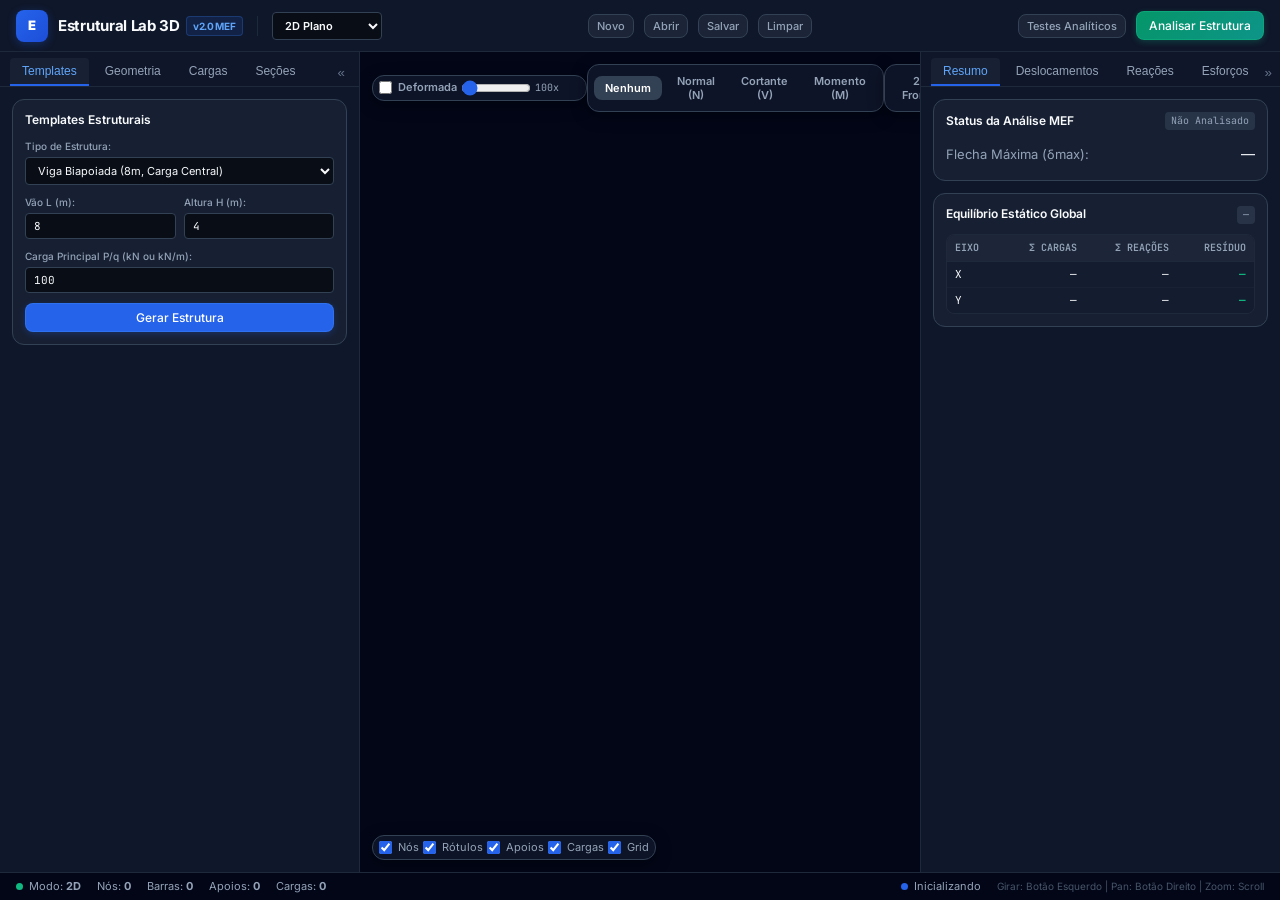
<file: index.html>
<!DOCTYPE html>
<html lang="pt-BR">
<head>
  <meta charset="UTF-8">
  <meta name="viewport" content="width=device-width, initial-scale=1.0">
  <title>Estrutural Lab 3D — Análise Estrutural Interativa</title>

  <!-- Tipografia Google Fonts -->
  <link rel="preconnect" href="https://fonts.googleapis.com">
  <link rel="preconnect" href="https://fonts.gstatic.com" crossorigin>
  <link href="https://fonts.googleapis.com/css2?family=Inter:wght@400;500;600;700;800&family=JetBrains+Mono:wght@400;500;600;700&display=swap" rel="stylesheet">

  <!-- Estilos Modulares Estruturais -->
  <link rel="stylesheet" href="./css/main.css">
  <link rel="stylesheet" href="./css/layout.css">
  <link rel="stylesheet" href="./css/panels.css">
  <link rel="stylesheet" href="./css/forms.css">
  <link rel="stylesheet" href="./css/visualization.css">

  <!-- Importmap para dependências ES Modules (Three.js e Addons) -->
  <script type="importmap">
  {
    "imports": {
      "three": "https://esm.sh/three@0.160.0",
      "three/addons/": "https://esm.sh/three@0.160.0/examples/jsm/"
    }
  }
  </script>
</head>
<body>

  <div id="app-container">

    <!-- =====================================================================
         BARRA SUPERIOR (TOOLBAR)
         ===================================================================== -->
    <header id="app-header">
      <div class="header-left">
        <div class="brand-badge">E</div>
        <div class="brand-title">
          <span>Estrutural Lab 3D</span>
          <span class="brand-tag">v2.0 MEF</span>
        </div>

        <div class="header-divider"></div>

        <!-- Seletor 2D / 3D -->
        <select id="select-dimension-mode" class="form-control" style="width: 110px; font-weight: 600;">
          <option value="2D">2D Plano</option>
          <option value="3D">3D Espacial</option>
        </select>
      </div>

      <!-- Ações de Arquivo e Projeto -->
      <div class="header-center">
        <button id="btn-new-model" class="btn btn-secondary btn-sm" title="Criar novo modelo vazio">Novo</button>
        <button id="btn-open-model" class="btn btn-secondary btn-sm" title="Abrir modelo salvo em JSON">Abrir</button>
        <button id="btn-save-model" class="btn btn-secondary btn-sm" title="Exportar modelo para arquivo JSON">Salvar</button>
        <button id="btn-clear-results" class="btn btn-secondary btn-sm" title="Limpar resultados da análise">Limpar</button>
      </div>

      <!-- Validação e Solução MEF -->
      <div class="header-right">
        <button id="btn-run-tests" class="btn btn-secondary btn-sm" title="Abrir testes de validação analítica teórica">
          Testes Analíticos
        </button>
        <button id="btn-analyze-model" class="btn btn-success" title="Executar resolução estática linear por elementos finitos">
          Analisar Estrutura
        </button>
      </div>
    </header>

    <!-- =====================================================================
         CORPO PRINCIPAL (3 COLUNAS)
         ===================================================================== -->
    <main id="app-main">

      <!-- 1. PAINEL ESQUERDO (MODELAGEM E ENTRADAS) -->
      <aside id="left-panel" class="sidebar-panel left-panel">
        <div class="panel-tab-bar">
          <nav class="tab-nav">
            <button class="tab-btn active" data-tab="tab-templates">Templates</button>
            <button class="tab-btn" data-tab="tab-geometry">Geometria</button>
            <button class="tab-btn" data-tab="tab-loads">Cargas</button>
            <button class="tab-btn" data-tab="tab-materials">Seções</button>
          </nav>
          <button id="btn-collapse-left" class="panel-collapse-btn" title="Recolher painel">&laquo;</button>
        </div>

        <!-- Faixa quando recolhido -->
        <div class="collapsed-strip">
          <button id="btn-expand-left" class="panel-collapse-btn" title="Expandir painel">&raquo;</button>
          <div class="vertical-title">Modelagem</div>
        </div>

        <!-- Conteúdo das Abas da Esquerda -->
        <div class="panel-content">

          <!-- ABA 1: TEMPLATES PARAMÉTRICOS -->
          <div id="tab-templates" class="tab-pane active">
            <div class="panel-card">
              <div class="panel-card-header">
                <span class="panel-card-title">Templates Estruturais</span>
              </div>
              <div class="form-group">
                <label class="form-label">Tipo de Estrutura:</label>
                <select id="select-template" class="form-control">
                  <option value="simply-supported">Viga Biapoiada (8m, Carga Central)</option>
                  <option value="cantilever">Viga em Balanço (4m, Carga na Ponta)</option>
                  <option value="continuous">Viga Contínua (3 Vãos com Carga Distribuída)</option>
                  <option value="frame-simple">Pórtico Simples (Vento + Gravidade)</option>
                  <option value="frame-multibay">Pórtico Multivãos (2 Vãos, 1 Pavimento)</option>
                  <option value="building">Edifício Reticulado (2 Vãos, 3 Pavimentos)</option>
                </select>
              </div>

              <div class="form-grid-2">
                <div class="form-group">
                  <label class="form-label">Vão L (m):</label>
                  <input type="number" id="tmpl-span" class="form-control" value="8" step="0.5" min="1">
                </div>
                <div class="form-group">
                  <label class="form-label">Altura H (m):</label>
                  <input type="number" id="tmpl-height" class="form-control" value="4" step="0.5" min="1">
                </div>
              </div>

              <div class="form-group">
                <label class="form-label">Carga Principal P/q (kN ou kN/m):</label>
                <input type="number" id="tmpl-load" class="form-control" value="100" step="10">
              </div>

              <button id="btn-apply-template" class="btn btn-primary btn-block">Gerar Estrutura</button>
            </div>
          </div>

          <!-- ABA 2: GEOMETRIA (NÓS, BARRAS E APOIOS) -->
          <div id="tab-geometry" class="tab-pane">

            <!-- Card: Nós -->
            <div class="panel-card">
              <div class="panel-card-header">
                <span class="panel-card-title">Nós da Estrutura</span>
                <span id="badge-node-count" class="panel-card-badge">0</span>
              </div>
              <div class="form-grid-4">
                <input type="text" id="input-node-id" class="form-control" placeholder="ID" value="n3">
                <input type="number" id="input-node-x" class="form-control" placeholder="X" value="0" step="0.5">
                <input type="number" id="input-node-y" class="form-control" placeholder="Y" value="0" step="0.5">
                <input type="number" id="input-node-z" class="form-control" placeholder="Z" value="0" step="0.5">
              </div>
              <button id="btn-add-node" class="btn btn-secondary btn-sm btn-block">Adicionar Nó</button>
              <div id="list-nodes" class="item-list"></div>
            </div>

            <!-- Card: Barras (Elementos) -->
            <div class="panel-card">
              <div class="panel-card-header">
                <span class="panel-card-title">Elementos de Barra</span>
                <span id="badge-elem-count" class="panel-card-badge">0</span>
              </div>
              <div class="form-grid-3">
                <input type="text" id="input-elem-id" class="form-control" placeholder="ID" value="e2">
                <select id="select-elem-n1" class="form-control"></select>
                <select id="select-elem-n2" class="form-control"></select>
              </div>
              <div class="form-grid-2">
                <select id="select-elem-mat" class="form-control"></select>
                <select id="select-elem-sec" class="form-control"></select>
              </div>
              <button id="btn-add-element" class="btn btn-secondary btn-sm btn-block">Criar Barra</button>
              <div id="list-elements" class="item-list"></div>
            </div>

            <!-- Card: Condições de Apoio -->
            <div class="panel-card">
              <div class="panel-card-header">
                <span class="panel-card-title">Vínculos e Apoios</span>
              </div>
              <div class="form-group">
                <label class="form-label">Selecionar Nó:</label>
                <select id="select-support-node" class="form-control"></select>
              </div>
              <div class="form-grid-3">
                <button id="btn-sup-pinned" class="btn btn-secondary btn-sm" style="color:#34d399;">Articulado</button>
                <button id="btn-sup-roller" class="btn btn-secondary btn-sm" style="color:#60a5fa;">Móvel</button>
                <button id="btn-sup-fixed" class="btn btn-secondary btn-sm" style="color:#fbbf24;">Engaste</button>
              </div>
              <div class="dof-grid">
                <div class="dof-item"><input type="checkbox" id="cb-sup-ux"><span>Ux</span></div>
                <div class="dof-item"><input type="checkbox" id="cb-sup-uy"><span>Uy</span></div>
                <div class="dof-item"><input type="checkbox" id="cb-sup-uz"><span>Uz</span></div>
                <div class="dof-item"><input type="checkbox" id="cb-sup-rx"><span>Rx</span></div>
                <div class="dof-item"><input type="checkbox" id="cb-sup-ry"><span>Ry</span></div>
                <div class="dof-item"><input type="checkbox" id="cb-sup-rz"><span>Rz</span></div>
              </div>
              <button id="btn-sup-remove" class="btn btn-danger btn-sm btn-block">Remover Apoio do Nó</button>
            </div>

          </div>

          <!-- ABA 3: CARGAS -->
          <div id="tab-loads" class="tab-pane">
            <!-- Carga Concentrada / Momento -->
            <div class="panel-card">
              <div class="panel-card-header">
                <span class="panel-card-title">Carga Concentrada Nodal</span>
              </div>
              <div class="form-group">
                <label class="form-label">Nó de Aplicação:</label>
                <select id="select-load-node" class="form-control"></select>
              </div>
              <div class="form-grid-3">
                <div class="form-group"><label class="form-label">Fx (kN):</label><input type="number" id="input-load-fx" class="form-control" value="0" step="5"></div>
                <div class="form-group"><label class="form-label">Fy (kN):</label><input type="number" id="input-load-fy" class="form-control" value="-50" step="5"></div>
                <div class="form-group"><label class="form-label">Fz (kN):</label><input type="number" id="input-load-fz" class="form-control" value="0" step="5"></div>
              </div>
              <div class="form-group">
                <label class="form-label">Momento Mz (kNm):</label>
                <input type="number" id="input-load-mz" class="form-control" value="0" step="5">
              </div>
              <button id="btn-add-point-load" class="btn btn-secondary btn-sm btn-block">Aplicar Força Concentrada</button>
            </div>

            <!-- Carga Distribuída -->
            <div class="panel-card">
              <div class="panel-card-header">
                <span class="panel-card-title">Carga Distribuída em Barra</span>
              </div>
              <div class="form-group">
                <label class="form-label">Barra:</label>
                <select id="select-load-elem" class="form-control"></select>
              </div>
              <div class="form-grid-3">
                <div class="form-group">
                  <label class="form-label">Direção:</label>
                  <select id="select-load-dist-dir" class="form-control">
                    <option value="y">Vertical (Y)</option>
                    <option value="x">Axial (X)</option>
                    <option value="z">Transversal (Z)</option>
                  </select>
                </div>
                <div class="form-group"><label class="form-label">q0 (kN/m):</label><input type="number" id="input-load-q0" class="form-control" value="-20" step="5"></div>
                <div class="form-group"><label class="form-label">q1 (kN/m):</label><input type="number" id="input-load-q1" class="form-control" value="-20" step="5"></div>
              </div>
              <button id="btn-add-dist-load" class="btn btn-secondary btn-sm btn-block">Aplicar Carga Distribuída</button>
            </div>

            <!-- Lista de Cargas Ativas -->
            <div class="panel-card">
              <div class="panel-card-header">
                <span class="panel-card-title">Cargas Ativas</span>
                <span id="badge-load-count" class="panel-card-badge">0</span>
              </div>
              <div id="list-loads" class="item-list"></div>
            </div>
          </div>

          <!-- ABA 4: SEÇÕES E MATERIAIS -->
          <div id="tab-materials" class="tab-pane">
            <div class="panel-card">
              <div class="panel-card-header">
                <span class="panel-card-title">Calculadora de Seção Retangular</span>
              </div>
              <div class="form-grid-2">
                <div class="form-group"><label class="form-label">Largura b (cm):</label><input type="number" id="input-sec-b" class="form-control" value="20" min="1" step="1"></div>
                <div class="form-group"><label class="form-label">Altura h (cm):</label><input type="number" id="input-sec-h" class="form-control" value="40" min="1" step="1"></div>
              </div>
              <div class="form-group">
                <label class="form-label">Nome da Seção:</label>
                <input type="text" id="input-sec-name" class="form-control" value="Viga 20x40 cm">
              </div>

              <!-- Pré-visualização de Propriedades Geométricas -->
              <div style="background-color:rgba(9,13,22,0.6); padding:8px; border-radius:4px; font-size:11px; display:flex; flex-direction:column; gap:4px; font-family:var(--font-mono);">
                <div style="display:flex; justify-content:space-between;"><span style="color:var(--text-muted);">Área (A):</span><span id="sec-preview-area" class="accent-val">0.080 m²</span></div>
                <div style="display:flex; justify-content:space-between;"><span style="color:var(--text-muted);">Inércia Iz:</span><span id="sec-preview-iz" class="moment-val">0.001067 m⁴</span></div>
                <div style="display:flex; justify-content:space-between;"><span style="color:var(--text-muted);">Inércia Iy:</span><span id="sec-preview-iy">0.000267 m⁴</span></div>
                <div style="display:flex; justify-content:space-between;"><span style="color:var(--text-muted);">Torção J:</span><span id="sec-preview-j">0.000850 m⁴</span></div>
              </div>

              <button id="btn-create-section" class="btn btn-secondary btn-sm btn-block">Cadastrar Nova Seção</button>
            </div>
          </div>

        </div>
      </aside>

      <!-- 2. VIEWPORT 3D CENTRAL -->
      <section id="viewport-container">
        <canvas id="canvas3d"></canvas>

        <!-- Barra Superior Flutuante do Viewport (Deformada, Diagramas e Câmera) -->
        <div class="viewport-overlay viewport-overlay-top">
          <div class="overlay-pill-group">
            <label class="checkbox-label" style="font-size:11px; font-weight:600;">
              <input type="checkbox" id="cb-show-deformed">
              <span>Deformada</span>
            </label>
            <input type="range" id="range-deform-scale" class="range-slider" min="1" max="5000" value="100" style="width: 70px;">
            <span id="label-deform-scale" style="font-size:10px; font-family:var(--font-mono); color:var(--text-secondary); width:45px;">100x</span>
          </div>

          <!-- Seletor de Diagramas N, V, M -->
          <div class="overlay-pill-group">
            <button class="overlay-btn active" data-diag="none">Nenhum</button>
            <button class="overlay-btn btn-diag-n" data-diag="N">Normal (N)</button>
            <button class="overlay-btn btn-diag-v" data-diag="V">Cortante (V)</button>
            <button class="overlay-btn btn-diag-m" data-diag="M">Momento (M)</button>
          </div>

          <!-- Presets de Câmera -->
          <div class="overlay-pill-group">
            <button id="btn-cam-2d" class="overlay-btn" title="Vista frontal no plano XY">2D Frontal</button>
            <button id="btn-cam-3d" class="overlay-btn" title="Perspectiva isométrica 3D">3D Iso</button>
            <button id="btn-cam-reset" class="overlay-btn" title="Resetar enquadramento da câmera">Reset</button>
          </div>
        </div>

        <!-- Barra Inferior Flutuante (Camadas) -->
        <div class="viewport-overlay viewport-overlay-bottom">
          <div class="overlay-pill-group">
            <label class="checkbox-label"><input type="checkbox" id="cb-layer-nodes" checked><span>Nós</span></label>
            <label class="checkbox-label"><input type="checkbox" id="cb-layer-labels" checked><span>Rótulos</span></label>
            <label class="checkbox-label"><input type="checkbox" id="cb-layer-supports" checked><span>Apoios</span></label>
            <label class="checkbox-label"><input type="checkbox" id="cb-layer-loads" checked><span>Cargas</span></label>
            <label class="checkbox-label"><input type="checkbox" id="cb-layer-grid" checked><span>Grid</span></label>
          </div>
        </div>
      </section>

      <!-- 3. PAINEL DIREITO (RESULTADOS E INSPEÇÃO MEF) -->
      <aside id="right-panel" class="sidebar-panel right-panel">
        <div class="panel-tab-bar">
          <nav class="tab-nav">
            <button class="tab-btn active" data-tab="tab-summary">Resumo</button>
            <button class="tab-btn" data-tab="tab-displacements">Deslocamentos</button>
            <button class="tab-btn" data-tab="tab-reactions">Reações</button>
            <button class="tab-btn" data-tab="tab-forces">Esforços</button>
          </nav>
          <button id="btn-collapse-right" class="panel-collapse-btn" title="Recolher painel">&raquo;</button>
        </div>

        <!-- Faixa quando recolhido -->
        <div class="collapsed-strip">
          <button id="btn-expand-right" class="panel-collapse-btn" title="Expandir painel">&laquo;</button>
          <div class="vertical-title">Resultados</div>
        </div>

        <div class="panel-content">

          <!-- ABA 1: RESUMO GLOBAL E EQUILÍBRIO -->
          <div id="tab-summary" class="tab-pane active">
            <div class="panel-card">
              <div class="panel-card-header">
                <span class="panel-card-title">Status da Análise MEF</span>
                <span id="res-status-badge" class="panel-card-badge">Não Analisado</span>
              </div>
              <div style="display:flex; justify-content:space-between; align-items:center; padding:4px 0;">
                <span style="color:var(--text-secondary);">Flecha Máxima (δmax):</span>
                <span id="res-max-displacement" class="accent-val" style="font-size:14px;">—</span>
              </div>
            </div>

            <!-- Equilíbrio Estático Global -->
            <div class="panel-card">
              <div class="panel-card-header">
                <span class="panel-card-title">Equilíbrio Estático Global</span>
                <span id="eq-status-badge" class="panel-card-badge">—</span>
              </div>
              <div class="table-container">
                <table class="data-table">
                  <thead>
                    <tr><th>Eixo</th><th class="text-right">Σ Cargas</th><th class="text-right">Σ Reações</th><th class="text-right">Resíduo</th></tr>
                  </thead>
                  <tbody>
                    <tr><td>X</td><td id="eq-fext-x" class="text-right">—</td><td id="eq-rx" class="text-right">—</td><td id="eq-diff-x" class="text-right accent-val">—</td></tr>
                    <tr><td>Y</td><td id="eq-fext-y" class="text-right">—</td><td id="eq-ry" class="text-right">—</td><td id="eq-diff-y" class="text-right accent-val">—</td></tr>
                  </tbody>
                </table>
              </div>
            </div>
          </div>

          <!-- ABA 2: DESLOCAMENTOS NODAIS -->
          <div id="tab-displacements" class="tab-pane">
            <div class="table-container">
              <table class="data-table">
                <thead>
                  <tr><th>Nó</th><th class="text-right">Ux (mm)</th><th class="text-right">Uy (mm)</th><th class="text-right">Rz (mrad)</th></tr>
                </thead>
                <tbody id="tbody-displacements">
                  <tr><td colspan="4" style="text-align:center; color:var(--text-muted);">Execute a análise para visualizar.</td></tr>
                </tbody>
              </table>
            </div>
          </div>

          <!-- ABA 3: REAÇÕES DE APOIO -->
          <div id="tab-reactions" class="tab-pane">
            <div class="table-container">
              <table class="data-table">
                <thead>
                  <tr><th>Apoio</th><th class="text-right">Rx (kN)</th><th class="text-right">Ry (kN)</th><th class="text-right">Mz (kNm)</th></tr>
                </thead>
                <tbody id="tbody-reactions">
                  <tr><td colspan="4" style="text-align:center; color:var(--text-muted);">Execute a análise para visualizar.</td></tr>
                </tbody>
              </table>
            </div>
          </div>

          <!-- ABA 4: ESFORÇOS INTERNOS EM BARRAS -->
          <div id="tab-forces" class="tab-pane">
            <div class="form-group">
              <label class="form-label">Selecionar Barra para Inspeção:</label>
              <select id="select-results-element" class="form-control"></select>
            </div>

            <!-- Cards de Pico -->
            <div class="form-grid-3">
              <div class="panel-card" style="padding:8px; text-align:center;">
                <span style="font-size:10px; color:var(--diagram-n); font-weight:700;">|N| Máx</span>
                <span id="card-force-n" style="font-size:12px; font-weight:700; font-family:var(--font-mono);">—</span>
              </div>
              <div class="panel-card" style="padding:8px; text-align:center;">
                <span style="font-size:10px; color:var(--diagram-v); font-weight:700;">|V| Máx</span>
                <span id="card-force-v" style="font-size:12px; font-weight:700; font-family:var(--font-mono);">—</span>
              </div>
              <div class="panel-card" style="padding:8px; text-align:center;">
                <span style="font-size:10px; color:var(--diagram-m); font-weight:700;">|M| Máx</span>
                <span id="card-force-m" style="font-size:12px; font-weight:700; font-family:var(--font-mono);">—</span>
              </div>
            </div>

            <!-- Tabela Discretizada ao Longo de X -->
            <div class="table-container" style="max-height: 280px; overflow-y:auto;">
              <table class="data-table">
                <thead>
                  <tr><th>x (m)</th><th class="text-right">N (kN)</th><th class="text-right">V (kN)</th><th class="text-right">M (kNm)</th></tr>
                </thead>
                <tbody id="tbody-element-forces">
                  <tr><td colspan="4" style="text-align:center; color:var(--text-muted);">Selecione uma barra.</td></tr>
                </tbody>
              </table>
            </div>
          </div>

        </div>
      </aside>

    </main>

    <!-- =====================================================================
         RODAPÉ / BARRA DE STATUS
         ===================================================================== -->
    <footer id="app-footer">
      <div class="status-group">
        <div class="status-item"><span class="status-dot active"></span><span>Modo: <strong id="status-dimension">2D</strong></span></div>
        <div class="status-item"><span>Nós: <strong id="status-nodes-count">0</strong></span></div>
        <div class="status-item"><span>Barras: <strong id="status-elements-count">0</strong></span></div>
        <div class="status-item"><span>Apoios: <strong id="status-supports-count">0</strong></span></div>
        <div class="status-item"><span>Cargas: <strong id="status-loads-count">0</strong></span></div>
      </div>

      <div class="status-group">
        <div class="status-item"><span id="status-analysis-dot" class="status-dot"></span><span id="status-analysis-state">Inicializando</span></div>
        <div class="status-item" style="color:var(--text-dim); font-size:10px;">Girar: Botão Esquerdo | Pan: Botão Direito | Zoom: Scroll</div>
      </div>
    </footer>

  </div>

  <!-- =====================================================================
       MODAIS E OVERLAYS
       ===================================================================== -->

  <!-- Modal de Validação Teórica (Benchmarks) -->
  <div id="modal-tests" class="modal-backdrop">
    <div class="modal-dialog">
      <div class="modal-header">
        <div class="modal-title">
          <span>🔬</span>
          <span>Benchmarks de Validação Analítica Teórica</span>
        </div>
        <button id="btn-close-tests" class="modal-close-btn">&times;</button>
      </div>
      <div class="modal-body">
        <p style="color:var(--text-secondary); font-size:12px;">
          Comparativo direto das soluções numéricas do motor MEF com soluções analíticas fechadas da Resistência dos Materiais e Teoria das Estruturas.
        </p>

        <div class="table-container">
          <table class="data-table">
            <thead>
              <tr>
                <th>Caso / Grandeza</th>
                <th>Fórmula Analítica</th>
                <th class="text-right">Teórico</th>
                <th class="text-right">MEF Numérico</th>
                <th class="text-right">Erro</th>
                <th class="text-right">Status</th>
              </tr>
            </thead>
            <tbody id="tbody-benchmarks"></tbody>
          </table>
        </div>
      </div>
      <div class="modal-footer">
        <button id="btn-run-all-benchmarks" class="btn btn-primary btn-sm">Reexecutar Benchmarks</button>
      </div>
    </div>
  </div>

  <!-- Modal de Confirmação de Novo Modelo -->
  <div id="modal-new-confirm" class="modal-backdrop">
    <div class="modal-dialog" style="max-width: 420px;">
      <div class="modal-header">
        <div class="modal-title">Iniciar Novo Modelo</div>
      </div>
      <div class="modal-body">
        <p style="color:var(--text-secondary); font-size:12px;">
          Deseja realmente iniciar um novo modelo limpo? Todas as alterações não exportadas serão perdidas.
        </p>
      </div>
      <div class="modal-footer">
        <button id="btn-cancel-new" class="btn btn-secondary btn-sm">Cancelar</button>
        <button id="btn-confirm-new" class="btn btn-danger btn-sm">Confirmar e Limpar</button>
      </div>
    </div>
  </div>

  <!-- Input oculto para importação de JSON -->
  <input type="file" id="input-file-model" accept=".json" style="display:none;">

  <!-- Contêiner Flutuante de Toasts -->
  <div id="toast-container"></div>

  <!-- Ponto de Entrada JavaScript Modular (ES Module) -->
  <script type="module" src="./src/main.js"></script>

</body>
</html>
</file>
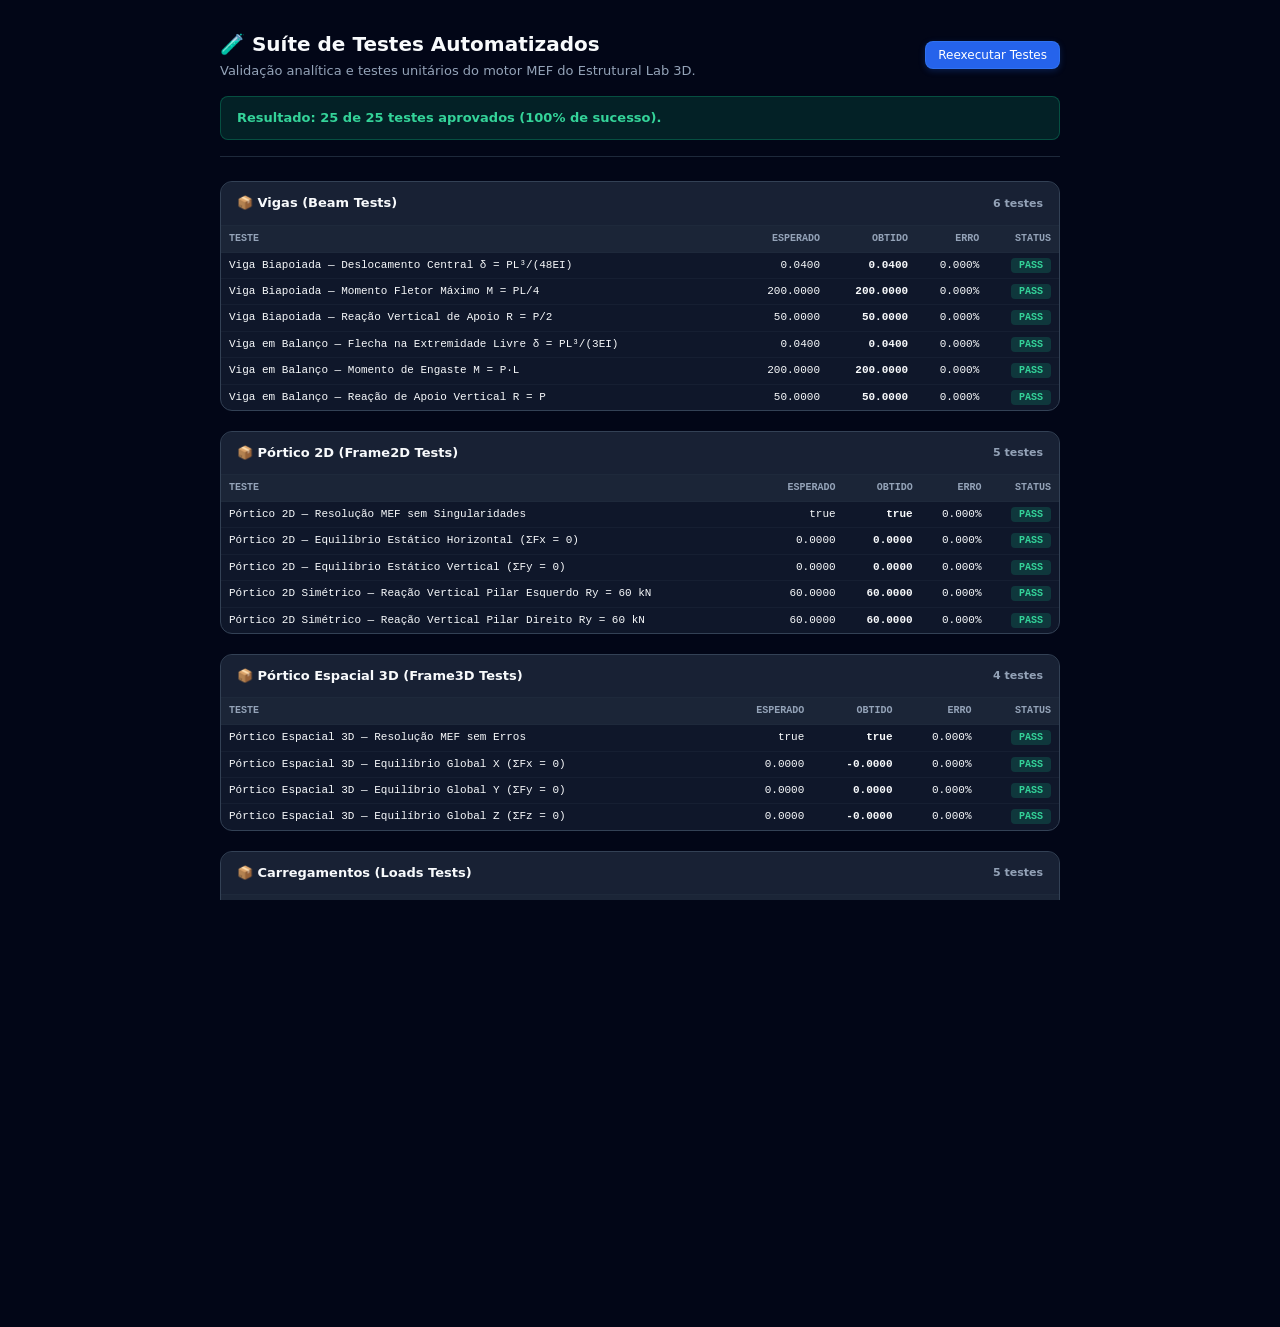
<file: tests/index.html>
<!DOCTYPE html>
<html lang="pt-BR">
<head>
  <meta charset="UTF-8">
  <title>Test Runner — Estrutural Lab 3D</title>
  <link rel="stylesheet" href="../css/main.css">
  <link rel="stylesheet" href="../css/panels.css">
  <link rel="stylesheet" href="../css/forms.css">
  <style>
    body {
      padding: 30px;
      overflow-y: auto;
      max-width: 900px;
      margin: 0 auto;
    }
    .header-box {
      margin-bottom: 24px;
      padding-bottom: 16px;
      border-bottom: 1px solid var(--border-subtle);
    }
    .suite-card {
      margin-bottom: 20px;
      border: 1px solid var(--border-card);
      border-radius: var(--radius-lg);
      background-color: var(--bg-surface);
      overflow: hidden;
    }
    .suite-header {
      padding: 12px 16px;
      background-color: rgba(30, 41, 59, 0.6);
      font-weight: 700;
      display: flex;
      justify-content: space-between;
      align-items: center;
      border-bottom: 1px solid var(--border-subtle);
    }
  </style>
</head>
<body>

  <div class="header-box">
    <div style="display:flex; justify-content:space-between; align-items:center;">
      <div>
        <h1 style="font-size: 20px; font-weight: 800; color: var(--text-primary);">🧪 Suíte de Testes Automatizados</h1>
        <p style="color: var(--text-secondary); font-size: 13px; margin-top: 4px;">Validação analítica e testes unitários do motor MEF do Estrutural Lab 3D.</p>
      </div>
      <button id="btn-rerun" class="btn btn-primary">Reexecutar Testes</button>
    </div>
    <div id="summary-banner" style="margin-top: 16px; padding: 12px 16px; border-radius: 8px; font-weight: 600;"></div>
  </div>

  <div id="suites-container"></div>

  <script type="module">
    import { runAllSuites } from './runTests.js';

    function execute() {
      const summary = runAllSuites();
      const container = document.getElementById('suites-container');
      const banner = document.getElementById('summary-banner');

      banner.style.backgroundColor = summary.allPassed ? 'rgba(16, 185, 129, 0.15)' : 'rgba(239, 68, 68, 0.15)';
      banner.style.color = summary.allPassed ? '#34d399' : '#f87171';
      banner.style.border = summary.allPassed ? '1px solid rgba(16, 185, 129, 0.3)' : '1px solid rgba(239, 68, 68, 0.3)';
      banner.textContent = `Resultado: ${summary.totalPassed} de ${summary.totalTests} testes aprovados (100% de sucesso).`;

      container.innerHTML = '';

      summary.suites.forEach(suite => {
        const card = document.createElement('div');
        card.className = 'suite-card';

        let rowsHtml = '';
        suite.results.forEach(res => {
          rowsHtml += `
            <tr>
              <td style="font-weight:500;">${res.testName}</td>
              <td class="text-right" style="font-family:var(--font-mono); font-size:11px;">${typeof res.expected === 'number' ? res.expected.toFixed(4) : res.expected}</td>
              <td class="text-right" style="font-family:var(--font-mono); font-size:11px; font-weight:700;">${typeof res.actual === 'number' ? res.actual.toFixed(4) : res.actual}</td>
              <td class="text-right" style="font-family:var(--font-mono); font-size:11px;">${res.errorPct.toFixed(3)}%</td>
              <td class="text-right">
                <span class="badge" style="padding:2px 8px; border-radius:4px; font-size:10px; font-weight:700; background:${res.passed ? 'rgba(16,185,129,0.2)' : 'rgba(239,68,68,0.2)'}; color:${res.passed ? '#34d399' : '#f87171'};">
                  ${res.passed ? 'PASS' : 'FAIL'}
                </span>
              </td>
            </tr>
          `;
        });

        card.innerHTML = `
          <div class="suite-header">
            <span>📦 ${suite.suite}</span>
            <span style="font-size:11px; color:var(--text-secondary);">${suite.results.length} testes</span>
          </div>
          <table class="data-table" style="width:100%;">
            <thead>
              <tr>
                <th>Teste</th>
                <th class="text-right">Esperado</th>
                <th class="text-right">Obtido</th>
                <th class="text-right">Erro</th>
                <th class="text-right">Status</th>
              </tr>
            </thead>
            <tbody>${rowsHtml}</tbody>
          </table>
        `;

        container.appendChild(card);
      });
    }

    document.getElementById('btn-rerun').addEventListener('click', execute);
    execute();
  </script>
</body>
</html>
</file>
<file: css/main.css>
/* ==========================================================================
   css/main.css — Estilos Globais, Reset e Variáveis de Tema (Dark Slate)
   Estrutural Lab 3D
   ========================================================================== */

:root {
  /* Paleta de Cores Principais (Slate Dark) */
  --bg-app: #020617;          /* slate-950 */
  --bg-surface: #0f172a;      /* slate-900 */
  --bg-panel: #1e293b;        /* slate-800 */
  --bg-card: #182234;         /* slate-850 */
  --bg-input: #090d16;        /* slate-950 deep */
  --bg-hover: #334155;        /* slate-700 */

  /* Bordas */
  --border-subtle: #1e293b;   /* slate-800 */
  --border-card: #334155;     /* slate-700 */
  --border-focus: #3b82f6;    /* blue-500 */

  /* Textos */
  --text-primary: #f8fafc;    /* slate-50 */
  --text-secondary: #94a3b8;  /* slate-400 */
  --text-muted: #64748b;      /* slate-500 */
  --text-dim: #475569;        /* slate-600 */

  /* Cores de Destaque e Acentos Estruturais */
  --accent-primary: #2563eb;  /* blue-600 */
  --accent-primary-hover: #3b82f6;
  --accent-success: #10b981;  /* emerald-500 */
  --accent-warning: #f59e0b;  /* amber-500 */
  --accent-danger: #ef4444;   /* red-500 */
  --accent-purple: #8b5cf6;   /* purple-500 */
  --accent-teal: #14b8a6;     /* teal-500 */

  /* Cores dos Diagramas Estruturais */
  --diagram-n: #38bdf8;       /* azul sky - Normal */
  --diagram-v: #34d399;       /* verde esmeralda - Cortante */
  --diagram-m: #fbbf24;       /* amarelo âmbar - Momento */

  /* Tipografia */
  --font-sans: 'Inter', system-ui, -apple-system, BlinkMacSystemFont, 'Segoe UI', Roboto, sans-serif;
  --font-mono: 'JetBrains Mono', 'Fira Code', 'Consolas', monospace;

  /* Dimensões */
  --header-height: 52px;
  --footer-height: 28px;
  --panel-width: 360px;
  --panel-collapsed-width: 40px;
  --radius-sm: 4px;
  --radius-md: 8px;
  --radius-lg: 12px;
}

/* Reset básico */
*, *::before, *::after {
  box-sizing: border-box;
  margin: 0;
  padding: 0;
}

html, body {
  width: 100%;
  height: 100%;
  overflow: hidden;
  background-color: var(--bg-app);
  color: var(--text-primary);
  font-family: var(--font-sans);
  font-size: 13px;
  line-height: 1.4;
  -webkit-font-smoothing: antialiased;
  -moz-osx-font-smoothing: grayscale;
  user-select: none;
}

/* Scrollbars customizadas */
::-webkit-scrollbar {
  width: 6px;
  height: 6px;
}

::-webkit-scrollbar-track {
  background: var(--bg-input);
}

::-webkit-scrollbar-thumb {
  background: var(--bg-panel);
  border-radius: 3px;
}

::-webkit-scrollbar-thumb:hover {
  background: var(--bg-hover);
}

/* Seleção de texto */
::selection {
  background: var(--accent-primary);
  color: #ffffff;
}

/* Animações utilitárias */
@keyframes spin {
  to { transform: rotate(360deg); }
}

.animate-spin {
  animation: spin 1s linear infinite;
}

@keyframes fadeIn {
  from { opacity: 0; transform: translateY(4px); }
  to { opacity: 1; transform: translateY(0); }
}

.fade-in {
  animation: fadeIn 0.15s ease-out forwards;
}
</file>
<file: css/layout.css>
/* ==========================================================================
   css/layout.css — Layout Geral da Aplicação (Header, 3 Colunas, Footer)
   Estrutural Lab 3D
   ========================================================================== */

#app-container {
  display: flex;
  flex-direction: column;
  width: 100vw;
  height: 100vh;
  overflow: hidden;
  background-color: var(--bg-app);
}

/* Header / Toolbar Superior */
#app-header {
  height: var(--header-height);
  background-color: var(--bg-surface);
  border-bottom: 1px solid var(--border-subtle);
  display: flex;
  align-items: center;
  justify-content: space-between;
  padding: 0 16px;
  z-index: 30;
  flex-shrink: 0;
}

.header-left, .header-center, .header-right {
  display: flex;
  align-items: center;
  gap: 10px;
}

.brand-badge {
  width: 32px;
  height: 32px;
  border-radius: var(--radius-md);
  background: linear-gradient(135deg, var(--accent-primary), #1d4ed8);
  display: flex;
  align-items: center;
  justify-content: center;
  font-weight: 900;
  color: #ffffff;
  box-shadow: 0 2px 8px rgba(37, 99, 235, 0.3);
}

.brand-title {
  font-size: 15px;
  font-weight: 700;
  letter-spacing: -0.02em;
  color: var(--text-primary);
  display: flex;
  align-items: center;
  gap: 6px;
}

.brand-tag {
  font-size: 10px;
  font-weight: 700;
  padding: 2px 6px;
  border-radius: var(--radius-sm);
  background-color: rgba(37, 99, 235, 0.15);
  color: #60a5fa;
  border: 1px solid rgba(59, 130, 246, 0.25);
}

.header-divider {
  width: 1px;
  height: 20px;
  background-color: var(--border-subtle);
  margin: 0 4px;
}

/* Corpo Principal (Três Colunas) */
#app-main {
  flex: 1;
  display: flex;
  position: relative;
  overflow: hidden;
}

/* Painéis Laterais */
.sidebar-panel {
  width: var(--panel-width);
  min-width: 320px;
  max-width: 420px;
  background-color: var(--bg-surface);
  display: flex;
  flex-direction: column;
  z-index: 20;
  transition: width 0.2s ease, min-width 0.2s ease;
  overflow: hidden;
}

.sidebar-panel.left-panel {
  border-right: 1px solid var(--border-subtle);
}

.sidebar-panel.right-panel {
  border-left: 1px solid var(--border-subtle);
}

.sidebar-panel.collapsed {
  width: var(--panel-collapsed-width);
  min-width: var(--panel-collapsed-width);
}

/* Viewport 3D Central */
#viewport-container {
  flex: 1;
  position: relative;
  background-color: var(--bg-app);
  overflow: hidden;
}

#canvas3d {
  width: 100%;
  height: 100%;
  display: block;
}

/* Footer / Barra de Status */
#app-footer {
  height: var(--footer-height);
  background-color: var(--bg-app);
  border-top: 1px solid var(--border-subtle);
  display: flex;
  align-items: center;
  justify-content: space-between;
  padding: 0 16px;
  font-size: 11px;
  color: var(--text-secondary);
  flex-shrink: 0;
  z-index: 30;
}

.status-group {
  display: flex;
  align-items: center;
  gap: 16px;
}

.status-item {
  display: flex;
  align-items: center;
  gap: 6px;
}

.status-dot {
  width: 7px;
  height: 7px;
  border-radius: 50%;
  background-color: var(--accent-primary);
}

.status-dot.active {
  background-color: var(--accent-success);
}
</file>
<file: css/panels.css>
/* ==========================================================================
   css/panels.css — Painéis Laterais, Abas, Cards e Tabelas de Dados
   Estrutural Lab 3D
   ========================================================================== */

/* Barra de Abas do Painel */
.panel-tab-bar {
  display: flex;
  align-items: center;
  justify-content: space-between;
  border-bottom: 1px solid var(--border-subtle);
  background-color: rgba(15, 23, 42, 0.95);
  padding: 6px 10px 0 10px;
  flex-shrink: 0;
}

.tab-nav {
  display: flex;
  gap: 4px;
}

.tab-btn {
  padding: 6px 12px;
  font-size: 12px;
  font-weight: 500;
  color: var(--text-secondary);
  background: transparent;
  border: none;
  border-bottom: 2px solid transparent;
  border-radius: var(--radius-sm) var(--radius-sm) 0 0;
  cursor: pointer;
  transition: all 0.15s ease;
}

.tab-btn:hover {
  color: var(--text-primary);
  background-color: rgba(255, 255, 255, 0.03);
}

.tab-btn.active {
  color: #60a5fa;
  border-bottom-color: var(--accent-primary);
  background-color: rgba(30, 41, 59, 0.6);
}

.panel-collapse-btn {
  background: transparent;
  border: none;
  color: var(--text-muted);
  cursor: pointer;
  padding: 4px;
  border-radius: var(--radius-sm);
  display: flex;
  align-items: center;
  justify-content: center;
}

.panel-collapse-btn:hover {
  color: var(--text-primary);
  background-color: var(--bg-hover);
}

/* Estado Recolhido (Collapsed) */
.collapsed-strip {
  display: none;
  flex-direction: column;
  align-items: center;
  padding: 12px 0;
  height: 100%;
}

.sidebar-panel.collapsed .collapsed-strip {
  display: flex;
}

.sidebar-panel.collapsed .panel-tab-bar,
.sidebar-panel.collapsed .panel-content {
  display: none !important;
}

.vertical-title {
  writing-mode: vertical-rl;
  text-orientation: mixed;
  transform: rotate(180deg);
  font-size: 11px;
  font-weight: 700;
  letter-spacing: 0.1em;
  text-transform: uppercase;
  color: var(--text-muted);
  margin-top: 24px;
}

/* Área de Conteúdo Rolável */
.panel-content {
  flex: 1;
  overflow-y: auto;
  padding: 12px;
  display: flex;
  flex-direction: column;
  gap: 12px;
}

.tab-pane {
  display: none;
  flex-direction: column;
  gap: 12px;
}

.tab-pane.active {
  display: flex;
}

/* Cartões (Cards) de Seção */
.panel-card {
  background-color: rgba(30, 41, 59, 0.55);
  border: 1px solid var(--border-card);
  border-radius: var(--radius-lg);
  padding: 12px;
  display: flex;
  flex-direction: column;
  gap: 10px;
}

.panel-card-header {
  display: flex;
  align-items: center;
  justify-content: space-between;
}

.panel-card-title {
  font-size: 12px;
  font-weight: 600;
  color: var(--text-primary);
  display: flex;
  align-items: center;
  gap: 6px;
}

.panel-card-badge {
  font-size: 10px;
  padding: 2px 6px;
  border-radius: var(--radius-sm);
  background-color: rgba(51, 65, 85, 0.6);
  color: var(--text-secondary);
  font-family: var(--font-mono);
}

/* Listas de Itens com Scroll */
.item-list {
  max-height: 140px;
  overflow-y: auto;
  display: flex;
  flex-direction: column;
  gap: 4px;
}

.list-item {
  display: flex;
  align-items: center;
  justify-content: space-between;
  padding: 6px 8px;
  border-radius: var(--radius-sm);
  background-color: rgba(15, 23, 42, 0.5);
  border: 1px solid var(--border-subtle);
  font-size: 11px;
  cursor: pointer;
  transition: all 0.1s ease;
}

.list-item:hover {
  background-color: var(--bg-hover);
}

.list-item.selected {
  background-color: rgba(37, 99, 235, 0.2);
  border-color: rgba(59, 130, 246, 0.5);
  color: #93c5fd;
}

.list-item-title {
  font-family: var(--font-mono);
  font-weight: 700;
}

/* Tabelas Estruturais */
.table-container {
  border: 1px solid var(--border-subtle);
  border-radius: var(--radius-md);
  overflow: hidden;
  background-color: rgba(15, 23, 42, 0.4);
}

.data-table {
  width: 100%;
  border-collapse: collapse;
  font-size: 11px;
  text-align: left;
}

.data-table th {
  background-color: rgba(30, 41, 59, 0.8);
  color: var(--text-secondary);
  padding: 6px 8px;
  font-family: var(--font-mono);
  font-size: 10px;
  text-transform: uppercase;
  font-weight: 600;
  border-bottom: 1px solid var(--border-subtle);
}

.data-table td {
  padding: 5px 8px;
  border-bottom: 1px solid rgba(30, 41, 59, 0.5);
  font-family: var(--font-mono);
  color: var(--text-primary);
}

.data-table tr:last-child td {
  border-bottom: none;
}

.data-table tr:hover {
  background-color: rgba(51, 65, 85, 0.25);
}

.data-table .text-right {
  text-align: right;
}

.data-table .accent-val {
  color: var(--accent-success);
  font-weight: 600;
}

.data-table .moment-val {
  color: var(--diagram-m);
  font-weight: 600;
}
</file>
<file: css/forms.css>
/* ==========================================================================
   css/forms.css — Botões, Entradas de Formulários e Controles
   Estrutural Lab 3D
   ========================================================================== */

/* Botões */
.btn {
  display: inline-flex;
  align-items: center;
  justify-content: center;
  gap: 6px;
  padding: 6px 12px;
  font-size: 12px;
  font-weight: 500;
  border-radius: var(--radius-md);
  border: 1px solid transparent;
  cursor: pointer;
  transition: all 0.15s ease;
  user-select: none;
  font-family: inherit;
  color: var(--text-primary);
  background-color: var(--bg-panel);
}

.btn:hover {
  background-color: var(--bg-hover);
}

.btn:active {
  transform: translateY(1px);
}

.btn-primary {
  background-color: var(--accent-primary);
  color: #ffffff;
  border-color: rgba(59, 130, 246, 0.5);
  box-shadow: 0 2px 6px rgba(37, 99, 235, 0.25);
}

.btn-primary:hover {
  background-color: var(--accent-primary-hover);
}

.btn-success {
  background: linear-gradient(135deg, #059669, #0d9488);
  color: #ffffff;
  border-color: rgba(16, 185, 129, 0.5);
  box-shadow: 0 2px 6px rgba(16, 185, 129, 0.25);
}

.btn-success:hover {
  background: linear-gradient(135deg, #10b981, #14b8a6);
}

.btn-danger {
  background-color: rgba(239, 68, 68, 0.15);
  color: #fca5a5;
  border-color: rgba(239, 68, 68, 0.3);
}

.btn-danger:hover {
  background-color: var(--accent-danger);
  color: #ffffff;
}

.btn-secondary {
  background-color: rgba(30, 41, 59, 0.8);
  border-color: var(--border-card);
  color: var(--text-secondary);
}

.btn-secondary:hover {
  color: var(--text-primary);
  border-color: var(--text-muted);
}

.btn-sm {
  padding: 4px 8px;
  font-size: 11px;
}

.btn-block {
  width: 100%;
}

/* Campos de Entrada (Inputs e Selects) */
.form-group {
  display: flex;
  flex-direction: column;
  gap: 4px;
}

.form-label {
  font-size: 10px;
  font-weight: 500;
  color: var(--text-secondary);
}

.form-control {
  width: 100%;
  padding: 5px 8px;
  background-color: var(--bg-input);
  border: 1px solid var(--border-card);
  border-radius: var(--radius-sm);
  color: var(--text-primary);
  font-family: inherit;
  font-size: 11px;
  outline: none;
  transition: border-color 0.15s ease;
}

.form-control:focus {
  border-color: var(--border-focus);
}

select.form-control {
  cursor: pointer;
  background-color: var(--bg-input);
}

input[type="number"].form-control {
  font-family: var(--font-mono);
}

/* Grids de Formulário */
.form-grid-2 {
  display: grid;
  grid-template-columns: 1fr 1fr;
  gap: 8px;
}

.form-grid-3 {
  display: grid;
  grid-template-columns: 1fr 1fr 1fr;
  gap: 6px;
}

.form-grid-4 {
  display: grid;
  grid-template-columns: repeat(4, 1fr);
  gap: 6px;
}

/* Checkboxes e Toggles */
.checkbox-label {
  display: inline-flex;
  align-items: center;
  gap: 6px;
  font-size: 11px;
  color: var(--text-secondary);
  cursor: pointer;
  user-select: none;
}

.checkbox-label:hover {
  color: var(--text-primary);
}

.checkbox-label input[type="checkbox"] {
  accent-color: var(--accent-primary);
  cursor: pointer;
}

.dof-grid {
  display: grid;
  grid-template-columns: repeat(6, 1fr);
  gap: 4px;
  text-align: center;
  background-color: rgba(9, 13, 22, 0.6);
  padding: 6px;
  border-radius: var(--radius-sm);
  border: 1px solid var(--border-subtle);
}

.dof-item {
  display: flex;
  flex-direction: column;
  align-items: center;
  gap: 2px;
  font-size: 9px;
  font-family: var(--font-mono);
  color: var(--text-secondary);
}

/* Sliders de Alcance (Range) */
.range-slider {
  width: 100%;
  accent-color: var(--accent-primary);
  cursor: pointer;
}
</file>
<file: css/visualization.css>
/* ==========================================================================
   css/visualization.css — Controles Sobrepostos no Viewport 3D, Modais e Toasts
   Estrutural Lab 3D
   ========================================================================== */

/* Overlays Flutuantes no Viewport 3D */
.viewport-overlay {
  position: absolute;
  pointer-events: none;
  z-index: 10;
}

.viewport-overlay-top {
  top: 12px;
  left: 12px;
  right: 12px;
  display: flex;
  align-items: center;
  justify-content: space-between;
}

.viewport-overlay-bottom {
  bottom: 12px;
  left: 12px;
  display: flex;
  align-items: center;
  gap: 12px;
}

.overlay-pill-group {
  pointer-events: auto;
  display: flex;
  align-items: center;
  gap: 4px;
  padding: 4px 6px;
  background-color: rgba(15, 23, 42, 0.9);
  backdrop-filter: blur(8px);
  border: 1px solid var(--border-card);
  border-radius: var(--radius-lg);
  box-shadow: 0 4px 16px rgba(0, 0, 0, 0.4);
}

.overlay-btn {
  background: transparent;
  border: 1px solid transparent;
  color: var(--text-secondary);
  font-size: 11px;
  font-weight: 600;
  padding: 4px 10px;
  border-radius: var(--radius-md);
  cursor: pointer;
  transition: all 0.12s ease;
  font-family: inherit;
}

.overlay-btn:hover {
  color: var(--text-primary);
  background-color: rgba(255, 255, 255, 0.05);
}

.overlay-btn.active {
  color: #ffffff;
  background-color: var(--bg-hover);
}

.overlay-btn.active.btn-diag-n {
  background-color: var(--diagram-n);
  color: #0f172a;
}

.overlay-btn.active.btn-diag-v {
  background-color: var(--diagram-v);
  color: #0f172a;
}

.overlay-btn.active.btn-diag-m {
  background-color: var(--diagram-m);
  color: #0f172a;
}

/* Modais (Diálogos de Tela Inteira) */
.modal-backdrop {
  position: fixed;
  inset: 0;
  background-color: rgba(2, 6, 23, 0.8);
  backdrop-filter: blur(4px);
  display: flex;
  align-items: center;
  justify-content: center;
  z-index: 100;
  padding: 16px;
  opacity: 0;
  pointer-events: none;
  transition: opacity 0.2s ease;
}

.modal-backdrop.show {
  opacity: 1;
  pointer-events: auto;
}

.modal-dialog {
  background-color: var(--bg-surface);
  border: 1px solid var(--border-card);
  border-radius: 16px;
  width: 100%;
  max-width: 680px;
  max-height: 85vh;
  display: flex;
  flex-direction: column;
  box-shadow: 0 20px 40px rgba(0, 0, 0, 0.6);
  overflow: hidden;
  transform: scale(0.96);
  transition: transform 0.2s ease;
}

.modal-backdrop.show .modal-dialog {
  transform: scale(1);
}

.modal-header {
  padding: 14px 20px;
  border-bottom: 1px solid var(--border-subtle);
  display: flex;
  align-items: center;
  justify-content: space-between;
}

.modal-title {
  font-size: 15px;
  font-weight: 700;
  color: var(--text-primary);
  display: flex;
  align-items: center;
  gap: 8px;
}

.modal-close-btn {
  background: transparent;
  border: none;
  color: var(--text-muted);
  cursor: pointer;
  padding: 4px;
  border-radius: var(--radius-sm);
  font-size: 16px;
  line-height: 1;
}

.modal-close-btn:hover {
  color: var(--text-primary);
  background-color: var(--bg-hover);
}

.modal-body {
  padding: 16px 20px;
  overflow-y: auto;
  display: flex;
  flex-direction: column;
  gap: 14px;
}

.modal-footer {
  padding: 12px 20px;
  border-top: 1px solid var(--border-subtle);
  background-color: rgba(9, 13, 22, 0.4);
  display: flex;
  align-items: center;
  justify-content: flex-end;
  gap: 8px;
}

/* Toast Notificações */
#toast-container {
  position: fixed;
  bottom: 38px;
  right: 20px;
  display: flex;
  flex-direction: column;
  gap: 8px;
  z-index: 90;
  pointer-events: none;
}

.toast {
  pointer-events: auto;
  display: flex;
  align-items: center;
  gap: 10px;
  padding: 10px 16px;
  border-radius: var(--radius-lg);
  font-size: 12px;
  font-weight: 500;
  box-shadow: 0 8px 24px rgba(0, 0, 0, 0.5);
  animation: fadeIn 0.2s ease-out;
  border: 1px solid transparent;
  max-width: 380px;
}

.toast-info {
  background-color: rgba(15, 23, 42, 0.95);
  border-color: rgba(59, 130, 246, 0.4);
  color: #bfdbfe;
}

.toast-success {
  background-color: rgba(6, 78, 59, 0.95);
  border-color: rgba(16, 185, 129, 0.4);
  color: #a7f3d0;
}

.toast-error {
  background-color: rgba(127, 29, 29, 0.95);
  border-color: rgba(239, 68, 68, 0.4);
  color: #fecaca;
}
</file>
